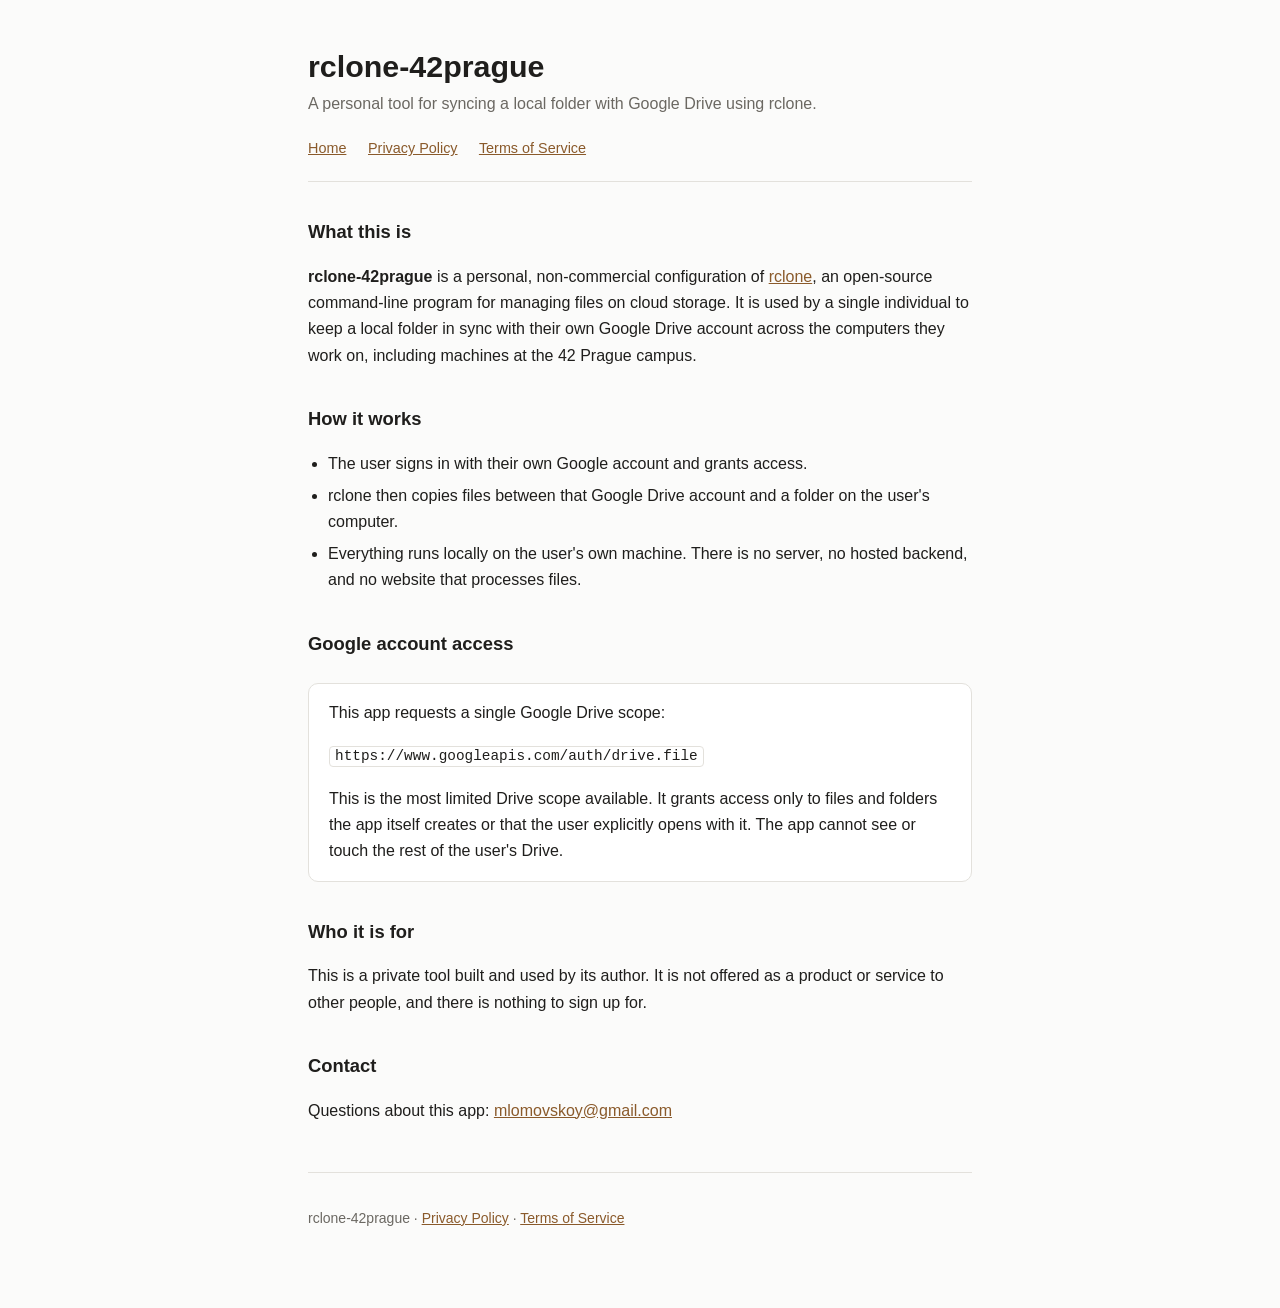
<file: index.html>
<!doctype html>
<html lang="en">
<head>
<meta charset="utf-8">
<meta name="viewport" content="width=device-width,initial-scale=1">
<title>rclone-42prague</title>
<link rel="stylesheet" href="style.css">
</head>
<body>
<div class="wrap">
<header>
  <h1>rclone-42prague</h1>
  <p class="tagline">A personal tool for syncing a local folder with Google Drive using rclone.</p>
  <nav>
    <a href="./">Home</a>
    <a href="privacy.html">Privacy Policy</a>
    <a href="terms.html">Terms of Service</a>
  </nav>
</header>

<h2>What this is</h2>
<p>
  <strong>rclone-42prague</strong> is a personal, non-commercial configuration of
  <a href="https://rclone.org/" rel="noopener">rclone</a>, an open-source command-line
  program for managing files on cloud storage. It is used by a single individual to keep a
  local folder in sync with their own Google Drive account across the computers they work on,
  including machines at the 42 Prague campus.
</p>

<h2>How it works</h2>
<ul>
  <li>The user signs in with their own Google account and grants access.</li>
  <li>rclone then copies files between that Google Drive account and a folder on the user's computer.</li>
  <li>Everything runs locally on the user's own machine. There is no server, no hosted backend, and no website that processes files.</li>
</ul>

<h2>Google account access</h2>
<div class="card">
  <p style="margin-top:0">This app requests a single Google Drive scope:</p>
  <p><code>https://www.googleapis.com/auth/drive.file</code></p>
  <p style="margin-bottom:0">
    This is the most limited Drive scope available. It grants access only to files and folders
    the app itself creates or that the user explicitly opens with it. The app cannot see or touch
    the rest of the user's Drive.
  </p>
</div>

<h2>Who it is for</h2>
<p>
  This is a private tool built and used by its author. It is not offered as a product or service
  to other people, and there is nothing to sign up for.
</p>

<h2>Contact</h2>
<p>Questions about this app: <a href="mailto:mlomovskoy@gmail.com">mlomovskoy@gmail.com</a></p>

<footer>
  <p>rclone-42prague &middot; <a href="privacy.html">Privacy Policy</a> &middot; <a href="terms.html">Terms of Service</a></p>
</footer>
</div>
</body>
</html>
</file>
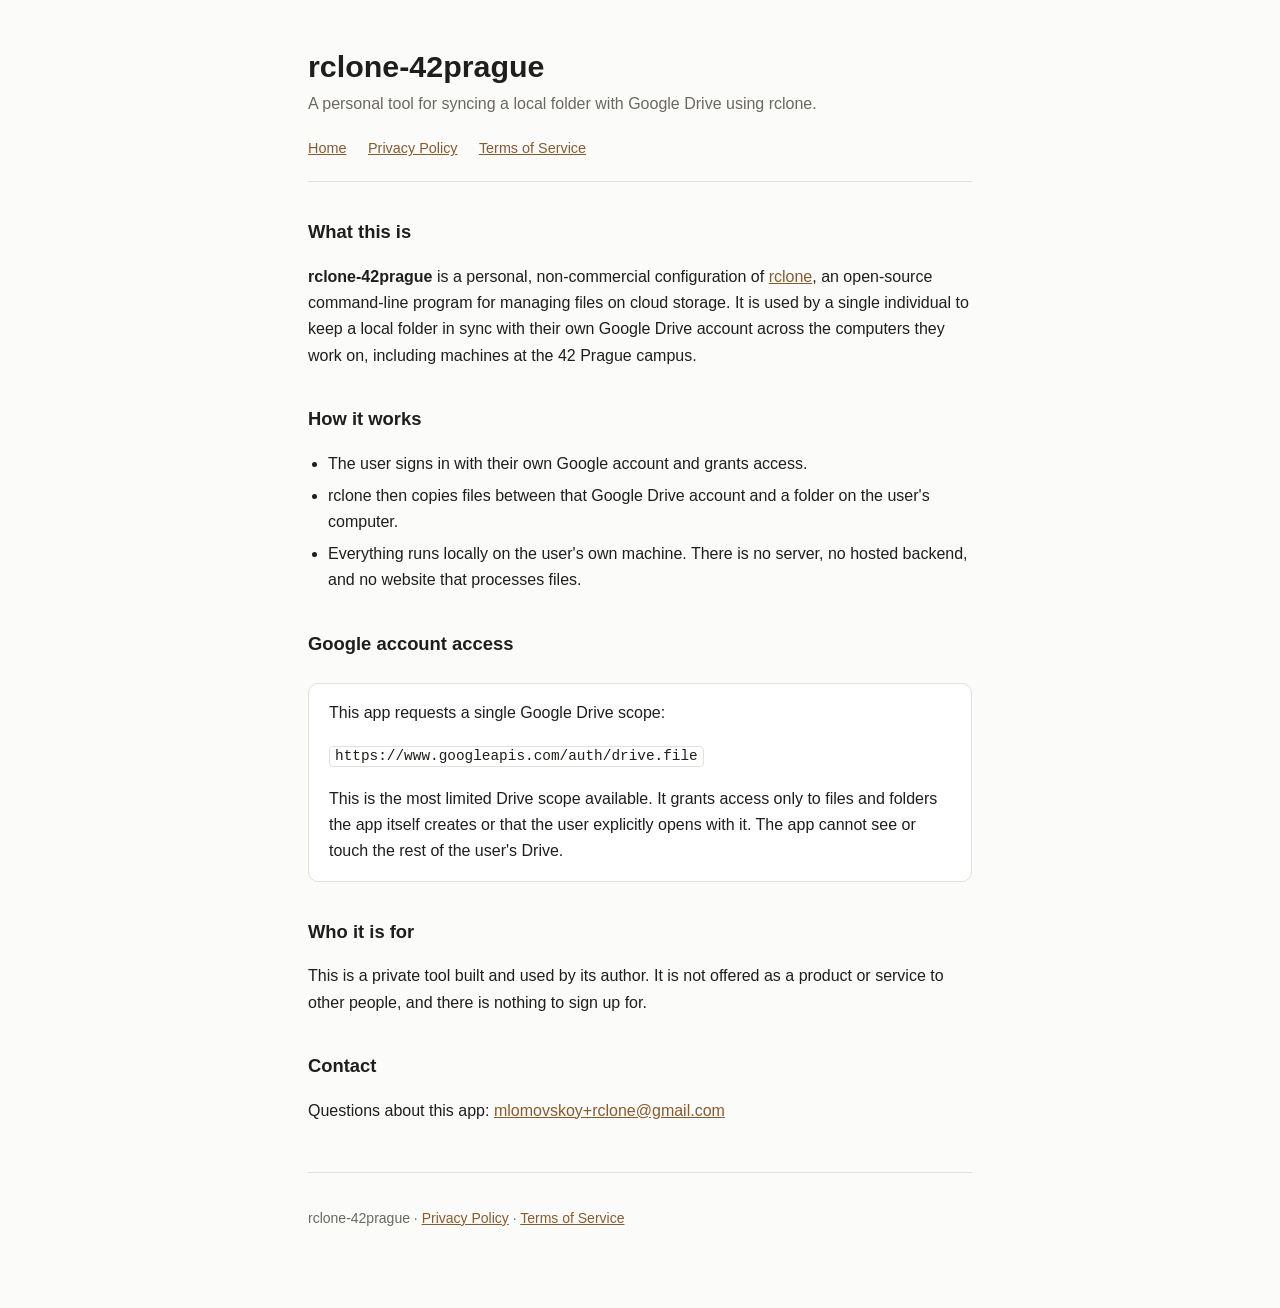
<file: docs/index.html>
<!doctype html>
<html lang="en">
<head>
<meta charset="utf-8">
<meta name="viewport" content="width=device-width,initial-scale=1">
<title>rclone-42prague</title>
<link rel="stylesheet" href="style.css">
</head>
<body>
<div class="wrap">
<header>
  <h1>rclone-42prague</h1>
  <p class="tagline">A personal tool for syncing a local folder with Google Drive using rclone.</p>
  <nav>
    <a href="./">Home</a>
    <a href="privacy.html">Privacy Policy</a>
    <a href="terms.html">Terms of Service</a>
  </nav>
</header>

<h2>What this is</h2>
<p>
  <strong>rclone-42prague</strong> is a personal, non-commercial configuration of
  <a href="https://rclone.org/" rel="noopener">rclone</a>, an open-source command-line
  program for managing files on cloud storage. It is used by a single individual to keep a
  local folder in sync with their own Google Drive account across the computers they work on,
  including machines at the 42 Prague campus.
</p>

<h2>How it works</h2>
<ul>
  <li>The user signs in with their own Google account and grants access.</li>
  <li>rclone then copies files between that Google Drive account and a folder on the user's computer.</li>
  <li>Everything runs locally on the user's own machine. There is no server, no hosted backend, and no website that processes files.</li>
</ul>

<h2>Google account access</h2>
<div class="card">
  <p style="margin-top:0">This app requests a single Google Drive scope:</p>
  <p><code>https://www.googleapis.com/auth/drive.file</code></p>
  <p style="margin-bottom:0">
    This is the most limited Drive scope available. It grants access only to files and folders
    the app itself creates or that the user explicitly opens with it. The app cannot see or touch
    the rest of the user's Drive.
  </p>
</div>

<h2>Who it is for</h2>
<p>
  This is a private tool built and used by its author. It is not offered as a product or service
  to other people, and there is nothing to sign up for.
</p>

<h2>Contact</h2>
<p>Questions about this app: <span class="email" data-u="enolcr+yoksvomolm" data-d="moc.liamg"></span><noscript>mlomovskoy+rclone [at] gmail [dot] com</noscript></p>

<footer>
  <p>rclone-42prague &middot; <a href="privacy.html">Privacy Policy</a> &middot; <a href="terms.html">Terms of Service</a></p>
</footer>
</div>
<script src="email.js"></script>
</body>
</html>
</file>
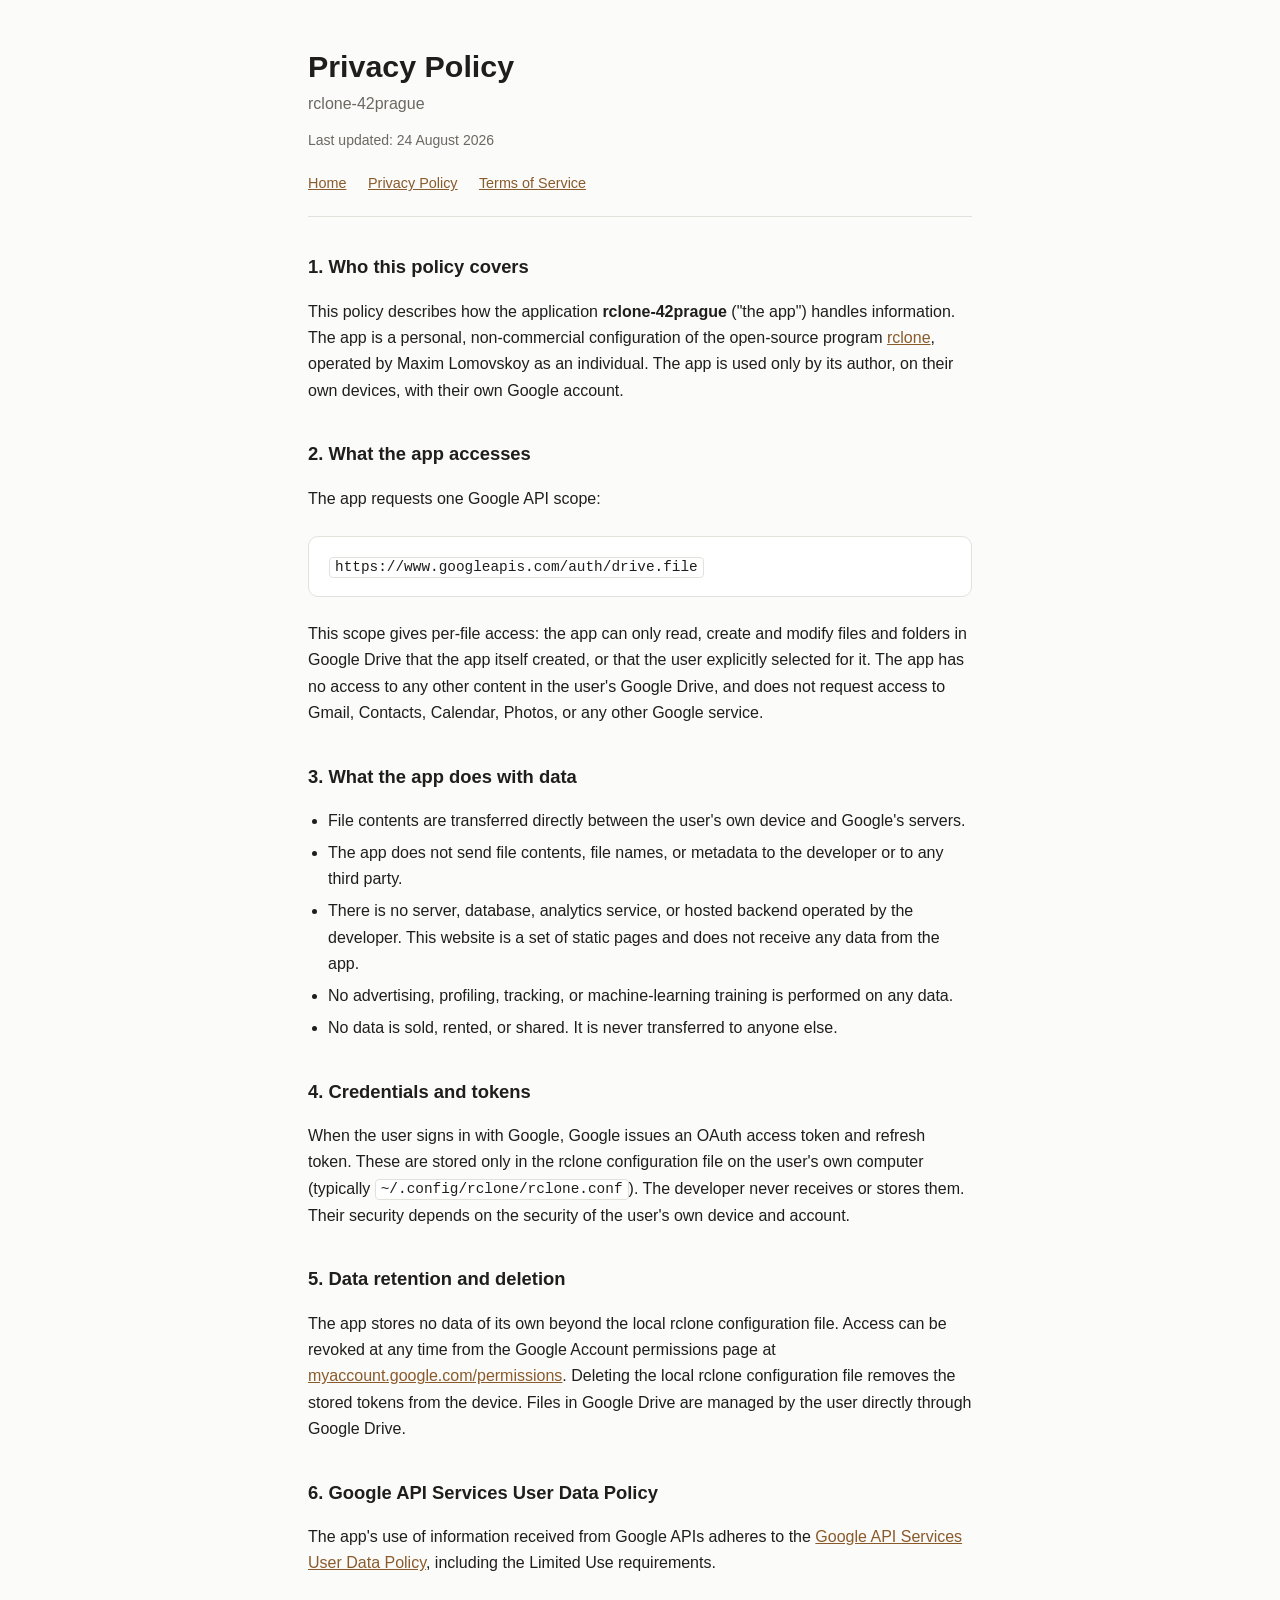
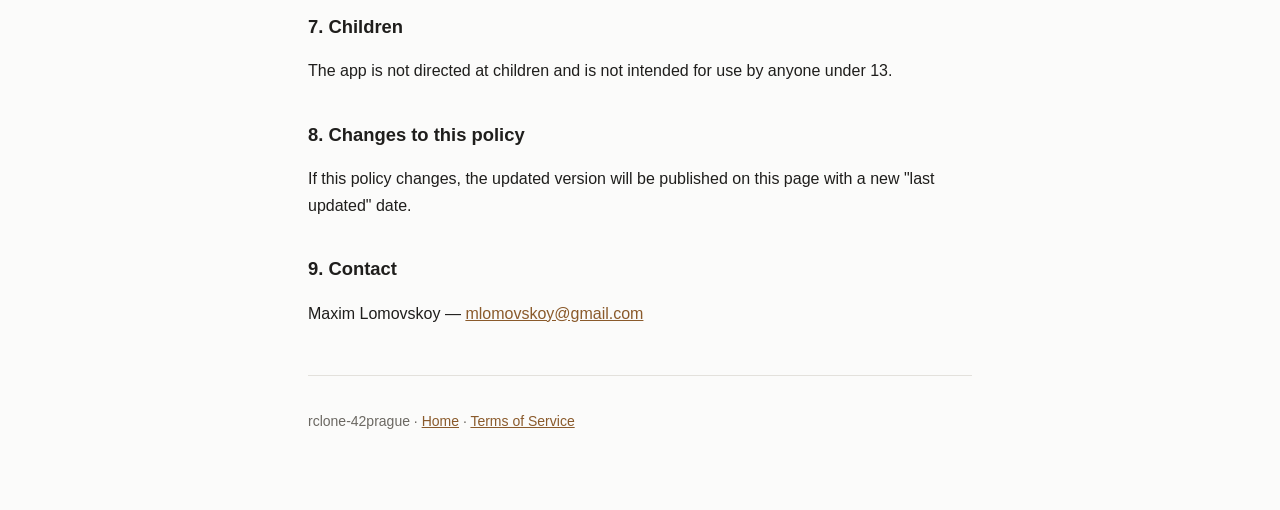
<file: privacy.html>
<!doctype html>
<html lang="en">
<head>
<meta charset="utf-8">
<meta name="viewport" content="width=device-width,initial-scale=1">
<title>Privacy Policy &middot; rclone-42prague</title>
<link rel="stylesheet" href="style.css">
</head>
<body>
<div class="wrap">
<header>
  <h1>Privacy Policy</h1>
  <p class="tagline">rclone-42prague</p>
  <p class="meta">Last updated: 24 August 2026</p>
  <nav>
    <a href="./">Home</a>
    <a href="privacy.html">Privacy Policy</a>
    <a href="terms.html">Terms of Service</a>
  </nav>
</header>

<h2>1. Who this policy covers</h2>
<p>
  This policy describes how the application <strong>rclone-42prague</strong> ("the app") handles
  information. The app is a personal, non-commercial configuration of the open-source program
  <a href="https://rclone.org/" rel="noopener">rclone</a>, operated by Maxim Lomovskoy as an
  individual. The app is used only by its author, on their own devices, with their own Google
  account.
</p>

<h2>2. What the app accesses</h2>
<p>The app requests one Google API scope:</p>
<div class="card">
  <p style="margin:0"><code>https://www.googleapis.com/auth/drive.file</code></p>
</div>
<p>
  This scope gives per-file access: the app can only read, create and modify files and folders
  in Google Drive that the app itself created, or that the user explicitly selected for it. The
  app has no access to any other content in the user's Google Drive, and does not request access
  to Gmail, Contacts, Calendar, Photos, or any other Google service.
</p>

<h2>3. What the app does with data</h2>
<ul>
  <li>File contents are transferred directly between the user's own device and Google's servers.</li>
  <li>The app does not send file contents, file names, or metadata to the developer or to any third party.</li>
  <li>There is no server, database, analytics service, or hosted backend operated by the developer. This website is a set of static pages and does not receive any data from the app.</li>
  <li>No advertising, profiling, tracking, or machine-learning training is performed on any data.</li>
  <li>No data is sold, rented, or shared. It is never transferred to anyone else.</li>
</ul>

<h2>4. Credentials and tokens</h2>
<p>
  When the user signs in with Google, Google issues an OAuth access token and refresh token.
  These are stored only in the rclone configuration file on the user's own computer
  (typically <code>~/.config/rclone/rclone.conf</code>). The developer never receives or stores
  them. Their security depends on the security of the user's own device and account.
</p>

<h2>5. Data retention and deletion</h2>
<p>
  The app stores no data of its own beyond the local rclone configuration file. Access can be
  revoked at any time from the Google Account permissions page at
  <a href="https://myaccount.google.com/permissions" rel="noopener">myaccount.google.com/permissions</a>.
  Deleting the local rclone configuration file removes the stored tokens from the device. Files
  in Google Drive are managed by the user directly through Google Drive.
</p>

<h2>6. Google API Services User Data Policy</h2>
<p>
  The app's use of information received from Google APIs adheres to the
  <a href="https://developers.google.com/terms/api-services-user-data-policy" rel="noopener">Google
  API Services User Data Policy</a>, including the Limited Use requirements.
</p>

<h2>7. Children</h2>
<p>The app is not directed at children and is not intended for use by anyone under 13.</p>

<h2>8. Changes to this policy</h2>
<p>
  If this policy changes, the updated version will be published on this page with a new
  "last updated" date.
</p>

<h2>9. Contact</h2>
<p>
  Maxim Lomovskoy &mdash; <a href="mailto:mlomovskoy@gmail.com">mlomovskoy@gmail.com</a>
</p>

<footer>
  <p>rclone-42prague &middot; <a href="./">Home</a> &middot; <a href="terms.html">Terms of Service</a></p>
</footer>
</div>
</body>
</html>
</file>
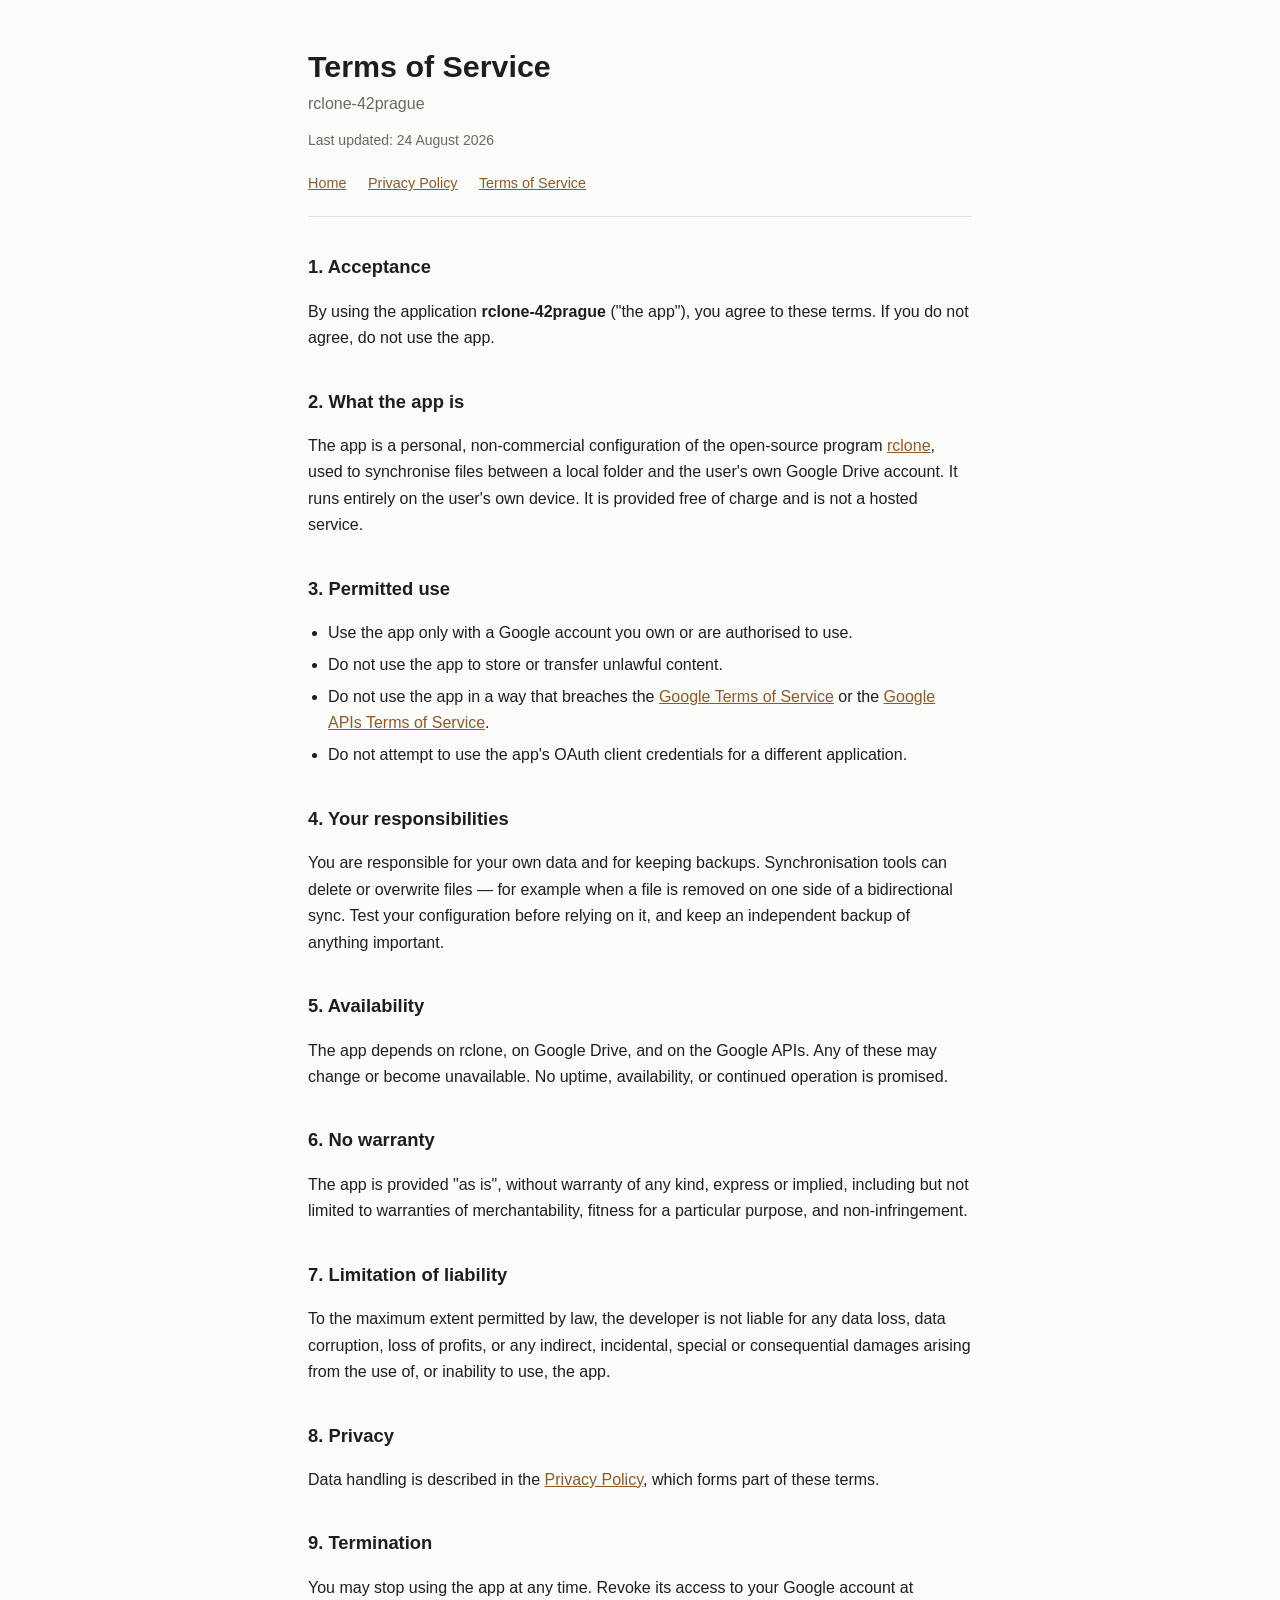
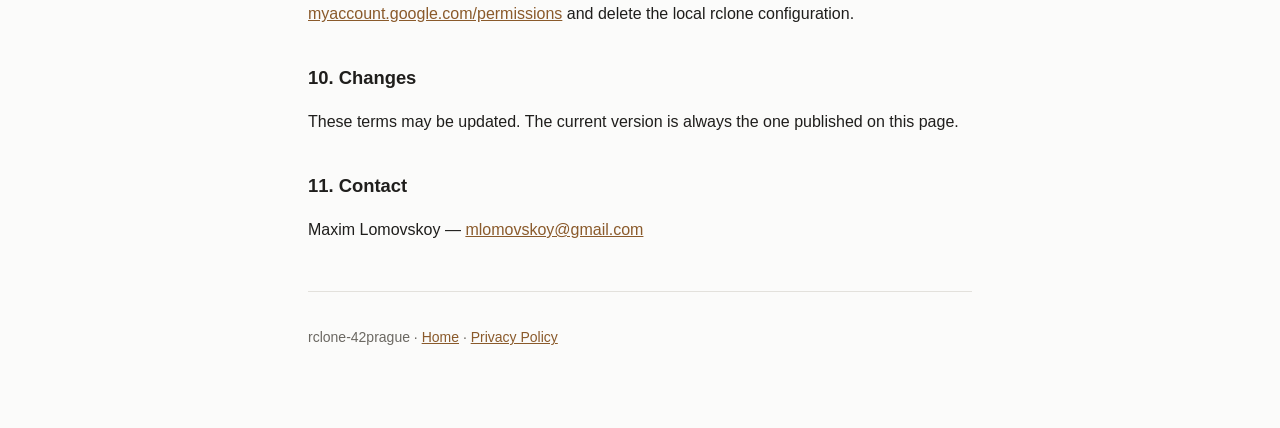
<file: terms.html>
<!doctype html>
<html lang="en">
<head>
<meta charset="utf-8">
<meta name="viewport" content="width=device-width,initial-scale=1">
<title>Terms of Service &middot; rclone-42prague</title>
<link rel="stylesheet" href="style.css">
</head>
<body>
<div class="wrap">
<header>
  <h1>Terms of Service</h1>
  <p class="tagline">rclone-42prague</p>
  <p class="meta">Last updated: 24 August 2026</p>
  <nav>
    <a href="./">Home</a>
    <a href="privacy.html">Privacy Policy</a>
    <a href="terms.html">Terms of Service</a>
  </nav>
</header>

<h2>1. Acceptance</h2>
<p>
  By using the application <strong>rclone-42prague</strong> ("the app"), you agree to these terms.
  If you do not agree, do not use the app.
</p>

<h2>2. What the app is</h2>
<p>
  The app is a personal, non-commercial configuration of the open-source program
  <a href="https://rclone.org/" rel="noopener">rclone</a>, used to synchronise files between a
  local folder and the user's own Google Drive account. It runs entirely on the user's own device.
  It is provided free of charge and is not a hosted service.
</p>

<h2>3. Permitted use</h2>
<ul>
  <li>Use the app only with a Google account you own or are authorised to use.</li>
  <li>Do not use the app to store or transfer unlawful content.</li>
  <li>Do not use the app in a way that breaches the
      <a href="https://policies.google.com/terms" rel="noopener">Google Terms of Service</a> or the
      <a href="https://developers.google.com/terms" rel="noopener">Google APIs Terms of Service</a>.</li>
  <li>Do not attempt to use the app's OAuth client credentials for a different application.</li>
</ul>

<h2>4. Your responsibilities</h2>
<p>
  You are responsible for your own data and for keeping backups. Synchronisation tools can
  delete or overwrite files &mdash; for example when a file is removed on one side of a
  bidirectional sync. Test your configuration before relying on it, and keep an independent
  backup of anything important.
</p>

<h2>5. Availability</h2>
<p>
  The app depends on rclone, on Google Drive, and on the Google APIs. Any of these may change or
  become unavailable. No uptime, availability, or continued operation is promised.
</p>

<h2>6. No warranty</h2>
<p>
  The app is provided "as is", without warranty of any kind, express or implied, including but
  not limited to warranties of merchantability, fitness for a particular purpose, and
  non-infringement.
</p>

<h2>7. Limitation of liability</h2>
<p>
  To the maximum extent permitted by law, the developer is not liable for any data loss,
  data corruption, loss of profits, or any indirect, incidental, special or consequential
  damages arising from the use of, or inability to use, the app.
</p>

<h2>8. Privacy</h2>
<p>
  Data handling is described in the <a href="privacy.html">Privacy Policy</a>, which forms part
  of these terms.
</p>

<h2>9. Termination</h2>
<p>
  You may stop using the app at any time. Revoke its access to your Google account at
  <a href="https://myaccount.google.com/permissions" rel="noopener">myaccount.google.com/permissions</a>
  and delete the local rclone configuration.
</p>

<h2>10. Changes</h2>
<p>
  These terms may be updated. The current version is always the one published on this page.
</p>

<h2>11. Contact</h2>
<p>
  Maxim Lomovskoy &mdash; <a href="mailto:mlomovskoy@gmail.com">mlomovskoy@gmail.com</a>
</p>

<footer>
  <p>rclone-42prague &middot; <a href="./">Home</a> &middot; <a href="privacy.html">Privacy Policy</a></p>
</footer>
</div>
</body>
</html>
</file>
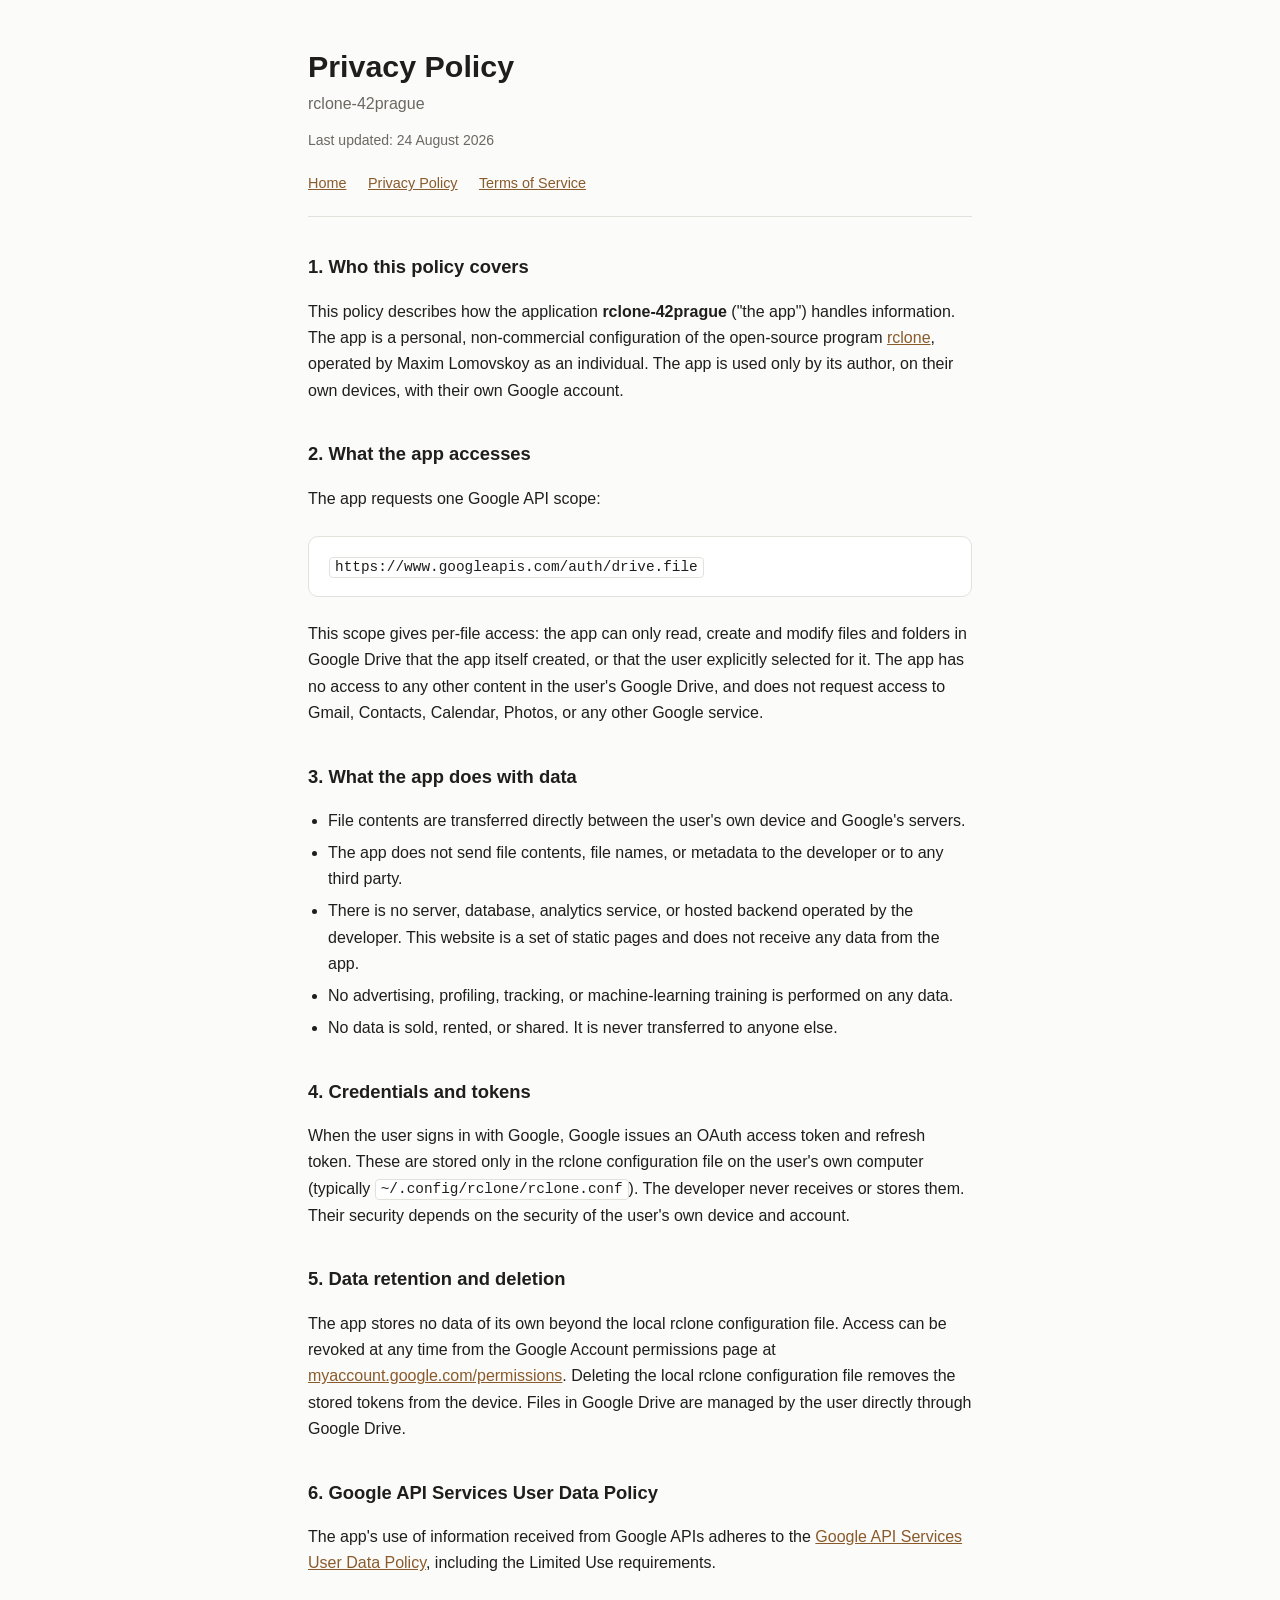
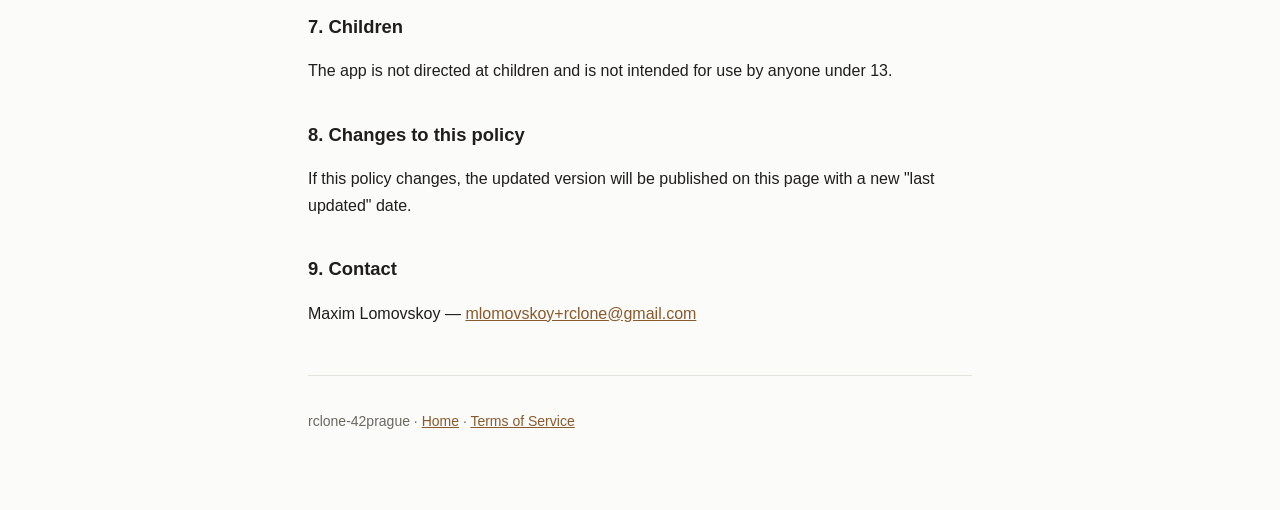
<file: docs/privacy.html>
<!doctype html>
<html lang="en">
<head>
<meta charset="utf-8">
<meta name="viewport" content="width=device-width,initial-scale=1">
<title>Privacy Policy &middot; rclone-42prague</title>
<link rel="stylesheet" href="style.css">
</head>
<body>
<div class="wrap">
<header>
  <h1>Privacy Policy</h1>
  <p class="tagline">rclone-42prague</p>
  <p class="meta">Last updated: 24 August 2026</p>
  <nav>
    <a href="./">Home</a>
    <a href="privacy.html">Privacy Policy</a>
    <a href="terms.html">Terms of Service</a>
  </nav>
</header>

<h2>1. Who this policy covers</h2>
<p>
  This policy describes how the application <strong>rclone-42prague</strong> ("the app") handles
  information. The app is a personal, non-commercial configuration of the open-source program
  <a href="https://rclone.org/" rel="noopener">rclone</a>, operated by Maxim Lomovskoy as an
  individual. The app is used only by its author, on their own devices, with their own Google
  account.
</p>

<h2>2. What the app accesses</h2>
<p>The app requests one Google API scope:</p>
<div class="card">
  <p style="margin:0"><code>https://www.googleapis.com/auth/drive.file</code></p>
</div>
<p>
  This scope gives per-file access: the app can only read, create and modify files and folders
  in Google Drive that the app itself created, or that the user explicitly selected for it. The
  app has no access to any other content in the user's Google Drive, and does not request access
  to Gmail, Contacts, Calendar, Photos, or any other Google service.
</p>

<h2>3. What the app does with data</h2>
<ul>
  <li>File contents are transferred directly between the user's own device and Google's servers.</li>
  <li>The app does not send file contents, file names, or metadata to the developer or to any third party.</li>
  <li>There is no server, database, analytics service, or hosted backend operated by the developer. This website is a set of static pages and does not receive any data from the app.</li>
  <li>No advertising, profiling, tracking, or machine-learning training is performed on any data.</li>
  <li>No data is sold, rented, or shared. It is never transferred to anyone else.</li>
</ul>

<h2>4. Credentials and tokens</h2>
<p>
  When the user signs in with Google, Google issues an OAuth access token and refresh token.
  These are stored only in the rclone configuration file on the user's own computer
  (typically <code>~/.config/rclone/rclone.conf</code>). The developer never receives or stores
  them. Their security depends on the security of the user's own device and account.
</p>

<h2>5. Data retention and deletion</h2>
<p>
  The app stores no data of its own beyond the local rclone configuration file. Access can be
  revoked at any time from the Google Account permissions page at
  <a href="https://myaccount.google.com/permissions" rel="noopener">myaccount.google.com/permissions</a>.
  Deleting the local rclone configuration file removes the stored tokens from the device. Files
  in Google Drive are managed by the user directly through Google Drive.
</p>

<h2>6. Google API Services User Data Policy</h2>
<p>
  The app's use of information received from Google APIs adheres to the
  <a href="https://developers.google.com/terms/api-services-user-data-policy" rel="noopener">Google
  API Services User Data Policy</a>, including the Limited Use requirements.
</p>

<h2>7. Children</h2>
<p>The app is not directed at children and is not intended for use by anyone under 13.</p>

<h2>8. Changes to this policy</h2>
<p>
  If this policy changes, the updated version will be published on this page with a new
  "last updated" date.
</p>

<h2>9. Contact</h2>
<p>
  Maxim Lomovskoy &mdash; <span class="email" data-u="enolcr+yoksvomolm" data-d="moc.liamg"></span><noscript>mlomovskoy+rclone [at] gmail [dot] com</noscript>
</p>

<footer>
  <p>rclone-42prague &middot; <a href="./">Home</a> &middot; <a href="terms.html">Terms of Service</a></p>
</footer>
</div>
<script src="email.js"></script>
</body>
</html>
</file>
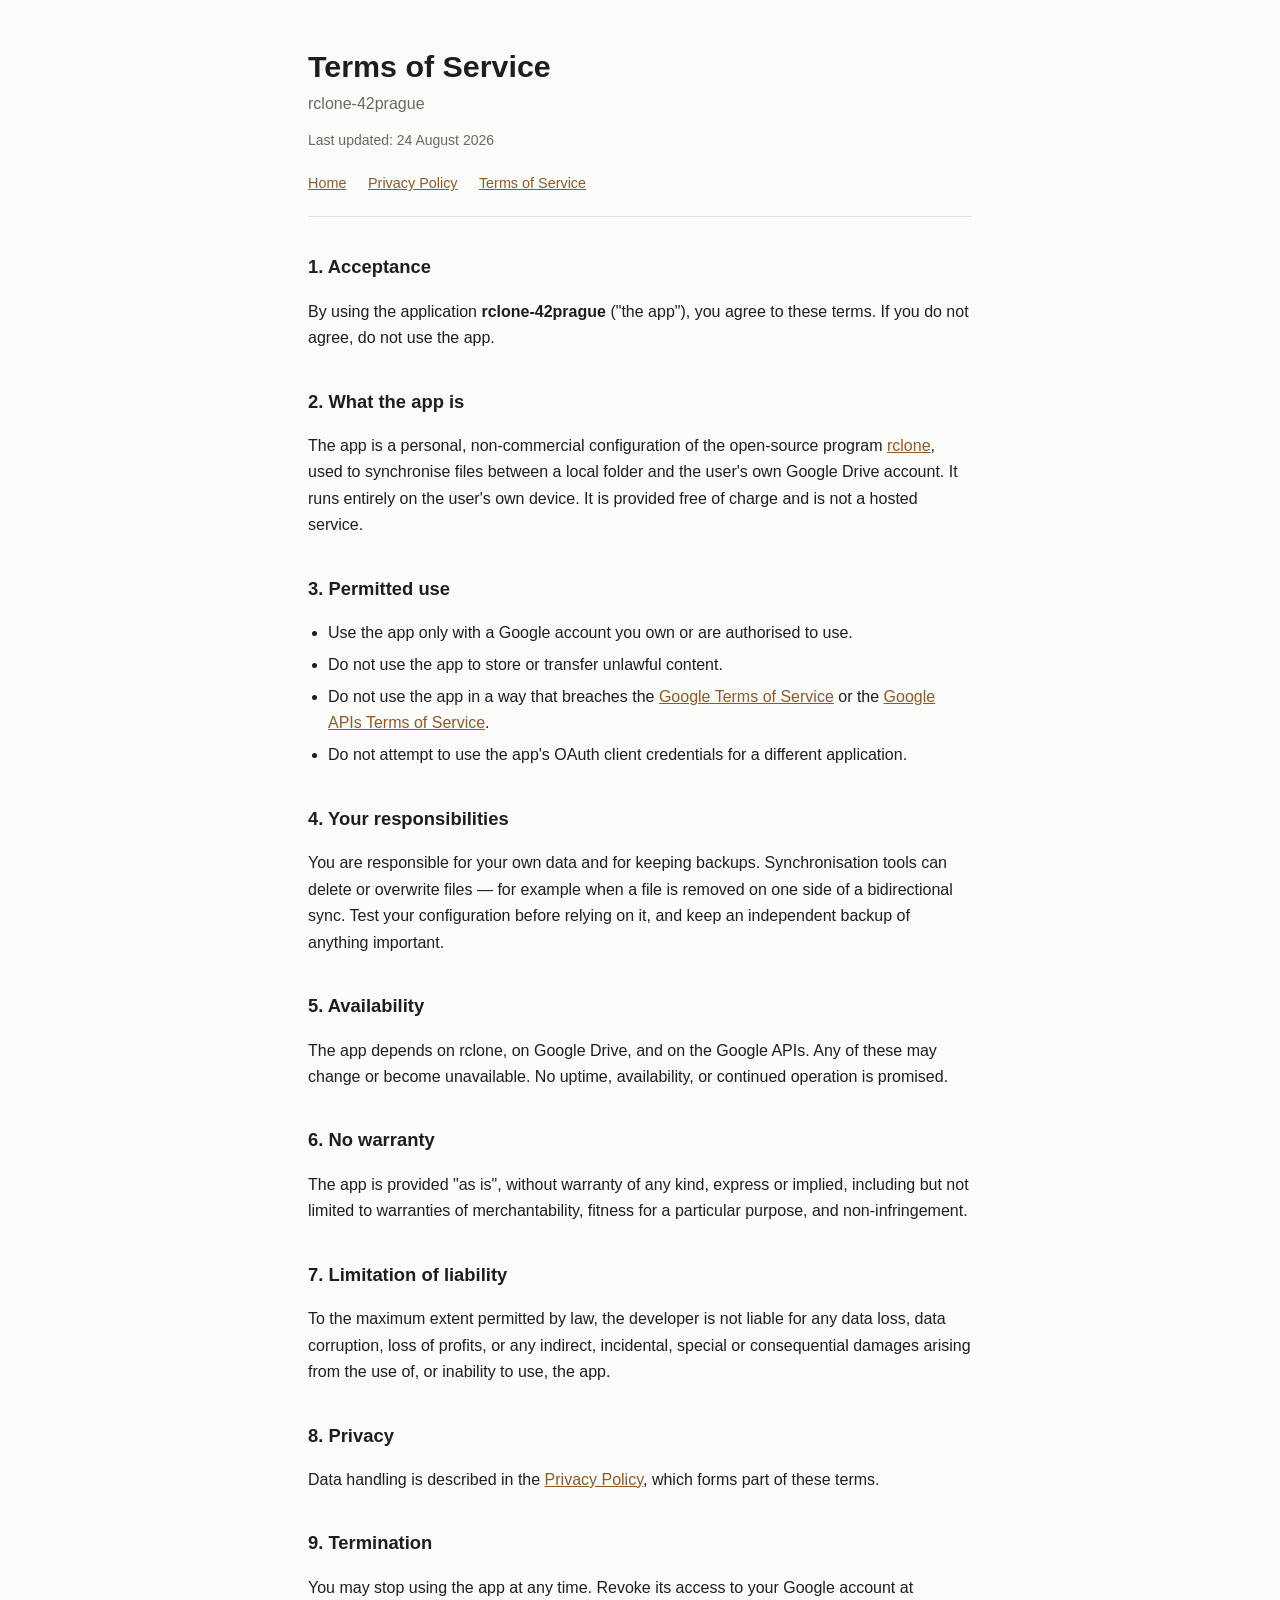
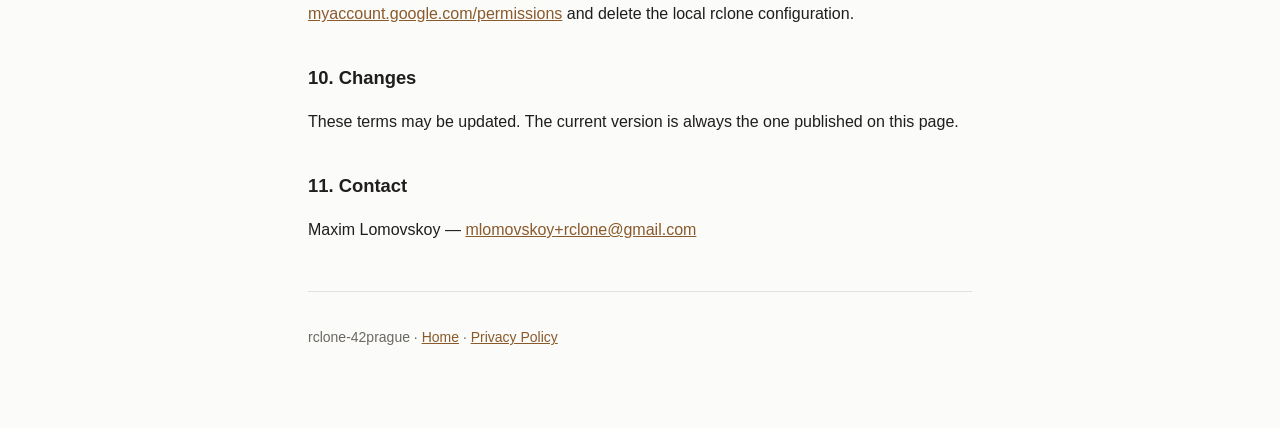
<file: docs/terms.html>
<!doctype html>
<html lang="en">
<head>
<meta charset="utf-8">
<meta name="viewport" content="width=device-width,initial-scale=1">
<title>Terms of Service &middot; rclone-42prague</title>
<link rel="stylesheet" href="style.css">
</head>
<body>
<div class="wrap">
<header>
  <h1>Terms of Service</h1>
  <p class="tagline">rclone-42prague</p>
  <p class="meta">Last updated: 24 August 2026</p>
  <nav>
    <a href="./">Home</a>
    <a href="privacy.html">Privacy Policy</a>
    <a href="terms.html">Terms of Service</a>
  </nav>
</header>

<h2>1. Acceptance</h2>
<p>
  By using the application <strong>rclone-42prague</strong> ("the app"), you agree to these terms.
  If you do not agree, do not use the app.
</p>

<h2>2. What the app is</h2>
<p>
  The app is a personal, non-commercial configuration of the open-source program
  <a href="https://rclone.org/" rel="noopener">rclone</a>, used to synchronise files between a
  local folder and the user's own Google Drive account. It runs entirely on the user's own device.
  It is provided free of charge and is not a hosted service.
</p>

<h2>3. Permitted use</h2>
<ul>
  <li>Use the app only with a Google account you own or are authorised to use.</li>
  <li>Do not use the app to store or transfer unlawful content.</li>
  <li>Do not use the app in a way that breaches the
      <a href="https://policies.google.com/terms" rel="noopener">Google Terms of Service</a> or the
      <a href="https://developers.google.com/terms" rel="noopener">Google APIs Terms of Service</a>.</li>
  <li>Do not attempt to use the app's OAuth client credentials for a different application.</li>
</ul>

<h2>4. Your responsibilities</h2>
<p>
  You are responsible for your own data and for keeping backups. Synchronisation tools can
  delete or overwrite files &mdash; for example when a file is removed on one side of a
  bidirectional sync. Test your configuration before relying on it, and keep an independent
  backup of anything important.
</p>

<h2>5. Availability</h2>
<p>
  The app depends on rclone, on Google Drive, and on the Google APIs. Any of these may change or
  become unavailable. No uptime, availability, or continued operation is promised.
</p>

<h2>6. No warranty</h2>
<p>
  The app is provided "as is", without warranty of any kind, express or implied, including but
  not limited to warranties of merchantability, fitness for a particular purpose, and
  non-infringement.
</p>

<h2>7. Limitation of liability</h2>
<p>
  To the maximum extent permitted by law, the developer is not liable for any data loss,
  data corruption, loss of profits, or any indirect, incidental, special or consequential
  damages arising from the use of, or inability to use, the app.
</p>

<h2>8. Privacy</h2>
<p>
  Data handling is described in the <a href="privacy.html">Privacy Policy</a>, which forms part
  of these terms.
</p>

<h2>9. Termination</h2>
<p>
  You may stop using the app at any time. Revoke its access to your Google account at
  <a href="https://myaccount.google.com/permissions" rel="noopener">myaccount.google.com/permissions</a>
  and delete the local rclone configuration.
</p>

<h2>10. Changes</h2>
<p>
  These terms may be updated. The current version is always the one published on this page.
</p>

<h2>11. Contact</h2>
<p>
  Maxim Lomovskoy &mdash; <span class="email" data-u="enolcr+yoksvomolm" data-d="moc.liamg"></span><noscript>mlomovskoy+rclone [at] gmail [dot] com</noscript>
</p>

<footer>
  <p>rclone-42prague &middot; <a href="./">Home</a> &middot; <a href="privacy.html">Privacy Policy</a></p>
</footer>
</div>
<script src="email.js"></script>
</body>
</html>
</file>
<file: style.css>
:root{--bg:#fbfbfa;--fg:#1f1e1c;--muted:#6b6862;--line:#e3e1dc;--accent:#8a5a2b;--card:#ffffff}
@media (prefers-color-scheme:dark){:root{--bg:#191817;--fg:#eceae5;--muted:#a39f97;--line:#33312e;--accent:#d9a066;--card:#211f1d}}
*{box-sizing:border-box}
body{margin:0;background:var(--bg);color:var(--fg);font:16px/1.65 -apple-system,BlinkMacSystemFont,"Segoe UI",Roboto,Helvetica,Arial,sans-serif;-webkit-font-smoothing:antialiased}
.wrap{max-width:44rem;margin:0 auto;padding:3rem 1.25rem 4rem}
header{border-bottom:1px solid var(--line);padding-bottom:1.25rem;margin-bottom:2rem}
h1{font-size:1.9rem;line-height:1.2;margin:0 0 .4rem}
h2{font-size:1.15rem;margin:2.2rem 0 .6rem}
h3{font-size:1rem;margin:1.4rem 0 .4rem}
.tagline{color:var(--muted);margin:0}
.meta{color:var(--muted);font-size:.875rem;margin:.75rem 0 0}
a{color:var(--accent)}
code{background:var(--card);border:1px solid var(--line);border-radius:4px;padding:.1em .35em;font-size:.9em}
ul{padding-left:1.25rem}
li{margin:.35rem 0}
.card{background:var(--card);border:1px solid var(--line);border-radius:10px;padding:1rem 1.25rem;margin:1.5rem 0}
nav{margin-top:1.25rem;font-size:.9rem}
nav a{margin-right:1.1rem}
footer{border-top:1px solid var(--line);margin-top:3rem;padding-top:1.25rem;color:var(--muted);font-size:.875rem}
</file>
<file: docs/style.css>
:root{--bg:#fbfbfa;--fg:#1f1e1c;--muted:#6b6862;--line:#e3e1dc;--accent:#8a5a2b;--card:#ffffff}
@media (prefers-color-scheme:dark){:root{--bg:#191817;--fg:#eceae5;--muted:#a39f97;--line:#33312e;--accent:#d9a066;--card:#211f1d}}
*{box-sizing:border-box}
body{margin:0;background:var(--bg);color:var(--fg);font:16px/1.65 -apple-system,BlinkMacSystemFont,"Segoe UI",Roboto,Helvetica,Arial,sans-serif;-webkit-font-smoothing:antialiased}
.wrap{max-width:44rem;margin:0 auto;padding:3rem 1.25rem 4rem}
header{border-bottom:1px solid var(--line);padding-bottom:1.25rem;margin-bottom:2rem}
h1{font-size:1.9rem;line-height:1.2;margin:0 0 .4rem}
h2{font-size:1.15rem;margin:2.2rem 0 .6rem}
h3{font-size:1rem;margin:1.4rem 0 .4rem}
.tagline{color:var(--muted);margin:0}
.meta{color:var(--muted);font-size:.875rem;margin:.75rem 0 0}
a{color:var(--accent)}
code{background:var(--card);border:1px solid var(--line);border-radius:4px;padding:.1em .35em;font-size:.9em}
ul{padding-left:1.25rem}
li{margin:.35rem 0}
.card{background:var(--card);border:1px solid var(--line);border-radius:10px;padding:1rem 1.25rem;margin:1.5rem 0}
nav{margin-top:1.25rem;font-size:.9rem}
nav a{margin-right:1.1rem}
footer{border-top:1px solid var(--line);margin-top:3rem;padding-top:1.25rem;color:var(--muted);font-size:.875rem}
</file>
